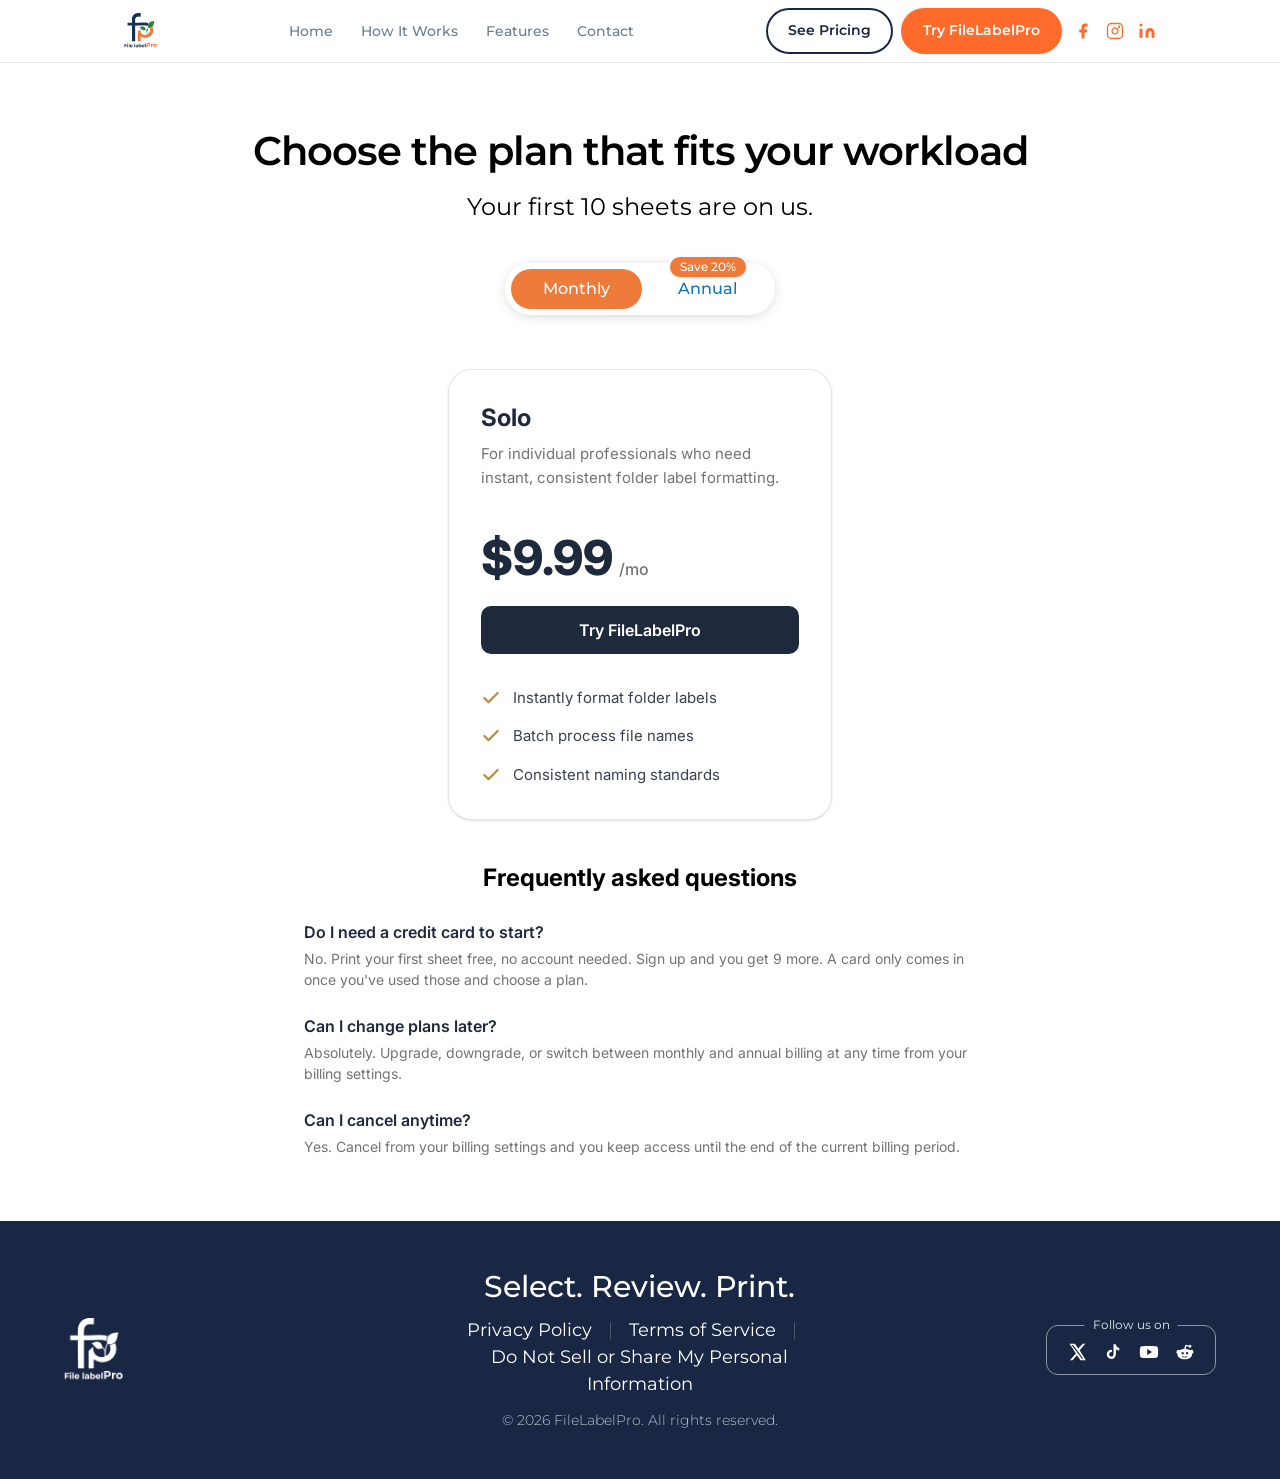
<file: index.html>
<!doctype html>
<html lang="en">
<head>
<meta charset="utf-8">
<meta name="viewport" content="width=device-width, initial-scale=1">
<title>Pricing - FileLabelPro</title>
<link rel="preconnect" href="https://fonts.googleapis.com">
<link rel="preconnect" href="https://fonts.gstatic.com" crossorigin>
<link rel="stylesheet" href="https://fonts.googleapis.com/css2?family=Inter:wght@300;400;500;600;700;800&family=Montserrat:wght@100;300;400;500;600;700&display=swap">
<link rel="stylesheet" href="styles.css">
<link rel="stylesheet" href="popup.css">
</head>
<body>
<main>

  <header class="site-header">
    <div class="site-header__inner">
      <a class="site-header__logo" href="https://collegeproduce.com/file-labelpro" aria-label="FileLabelPro home"><img src="assets/file-label-pro.png" alt="FileLabelPro" width="34" height="36"></a>
      <nav class="site-nav" aria-label="Main">
        <a href="https://collegeproduce.com/file-labelpro">Home</a>
        <a href="https://collegeproduce.com/file-labelpro/how-it-works">How It Works</a>
        <a href="https://collegeproduce.com/file-labelpro/features">Features</a>
        <a href="https://collegeproduce.com/file-labelpro/contact">Contact</a>
      </nav>
      <div class="site-header__actions">
        <div class="desktop-only"><a class="btn-pill btn-pill--outline" href="/pricing">See Pricing</a></div>
        <a class="btn-pill btn-pill--solid" href="/try">Try FileLabelPro</a>
        <div class="header-social">
          <a href="https://web.facebook.com/profile.php?id=61587514605022" aria-label="Facebook"><svg viewBox="0 0 24 24" fill="currentColor" aria-hidden="true"><path d="M18 2h-3a5 5 0 0 0-5 5v3H7v4h3v8h4v-8h3l1-4h-4V7a1 1 0 0 1 1-1h3z"></path></svg></a>
          <a href="https://www.instagram.com/collegeproducetools" aria-label="Instagram"><svg viewBox="0 0 24 24" fill="none" stroke="currentColor" stroke-width="1.75" stroke-linecap="round" stroke-linejoin="round" aria-hidden="true"><rect x="2" y="2" width="20" height="20" rx="5" ry="5"></rect><path d="M16 11.37A4 4 0 1 1 12.63 8 4 4 0 0 1 16 11.37z"></path><line x1="17.5" y1="6.5" x2="17.51" y2="6.5" stroke-width="3"></line></svg></a>
          <a href="https://www.linkedin.com/company/112228917/" aria-label="LinkedIn"><svg viewBox="0 0 24 24" fill="currentColor" aria-hidden="true"><path d="M16 8a6 6 0 0 1 6 6v7h-4v-7a2 2 0 0 0-2-2 2 2 0 0 0-2 2v7h-4v-7a6 6 0 0 1 6-6zM2 9h4v12H2z"></path><circle cx="4" cy="4" r="2"></circle></svg></a>
        </div>
      </div>
    </div>
  </header>

  <div class="pricing">
    <div class="pricing__inner">
      <header class="pricing__intro">
        <h1>Choose the plan that fits your workload</h1>
        <p>Your first 10 sheets are on us.</p>
      </header>

      <div class="billing-toggle-wrap">
        <div class="billing-toggle" role="group" aria-label="Billing period">
          <button type="button" data-billing="monthly" aria-pressed="true">Monthly</button>
          <div class="billing-toggle__annual">
            <button type="button" data-billing="annual" aria-pressed="false">Annual</button>
            <span class="billing-toggle__badge">Save 20%</span>
          </div>
        </div>
      </div>

      <div class="plans">
        <div class="plan">
          <div class="plan__card">
            <h3 class="plan__name">Solo</h3>
            <p class="plan__desc">For individual professionals who need instant, consistent folder label formatting.</p>
            <div class="plan__price">
              <span class="plan__amount" data-plan-amount>$9.99</span>
              <span class="plan__period" data-plan-period>/mo</span>
            </div>
            <a class="plan__cta" href="/try">Try FileLabelPro</a>
            <ul class="plan__features">
              <li><svg xmlns="http://www.w3.org/2000/svg" viewBox="0 0 24 24" fill="none" stroke="currentColor" stroke-width="2.75" stroke-linecap="round" stroke-linejoin="round" aria-hidden="true"><path d="M20 6 9 17l-5-5"></path></svg><span>Instantly format folder labels</span></li>
              <li><svg xmlns="http://www.w3.org/2000/svg" viewBox="0 0 24 24" fill="none" stroke="currentColor" stroke-width="2.75" stroke-linecap="round" stroke-linejoin="round" aria-hidden="true"><path d="M20 6 9 17l-5-5"></path></svg><span>Batch process file names</span></li>
              <li><svg xmlns="http://www.w3.org/2000/svg" viewBox="0 0 24 24" fill="none" stroke="currentColor" stroke-width="2.75" stroke-linecap="round" stroke-linejoin="round" aria-hidden="true"><path d="M20 6 9 17l-5-5"></path></svg><span>Consistent naming standards</span></li>
            </ul>
          </div>
        </div>
      </div>

      <section class="faq">
        <h2>Frequently asked questions</h2>
        <dl>
          <div>
            <dt>Do I need a credit card to start?</dt>
            <dd>No. Print your first sheet free, no account needed. Sign up and you get 9 more. A card only comes in once you've used those and choose a plan.</dd>
          </div>
          <div>
            <dt>Can I change plans later?</dt>
            <dd>Absolutely. Upgrade, downgrade, or switch between monthly and annual billing at any time from your billing settings.</dd>
          </div>
          <div>
            <dt>Can I cancel anytime?</dt>
            <dd>Yes. Cancel from your billing settings and you keep access until the end of the current billing period.</dd>
          </div>
        </dl>
      </section>
    </div>
  </div>

  <footer class="site-footer">
    <div class="site-footer__inner">
      <img class="site-footer__logo" src="assets/file-label-pro.png" alt="FileLabelPro" width="59" height="64">
      <div class="site-footer__center">
        <p class="site-footer__tagline">Select. Review. Print.</p>
        <p class="site-footer__links">
          <a href="/privacy">Privacy Policy</a><span class="site-footer__sep">|</span><a href="https://collegeproduce.com/file-labelpro/terms">Terms of Service</a><span class="site-footer__sep">|</span><button type="button">Do Not Sell or Share My Personal Information</button>
        </p>
        <p class="site-footer__copy">© 2026 FileLabelPro. All rights reserved.</p>
      </div>
      <div class="site-footer__follow">
        <span class="site-footer__follow-label">Follow us on</span>
        <div class="site-footer__follow-icons">
          <a href="https://x.com/collegeproduce" aria-label="X (Twitter)"><svg viewBox="0 0 24 24" fill="currentColor" aria-hidden="true"><path d="M18.9 2H22l-6.8 7.8L22.6 22h-6.3l-4.4-6.1L6.6 22H3.5l7.2-8.2L3 2h6.4l4.1 5.7zm-1.1 18h1.7L7.3 3.7H5.5z"></path></svg></a>
          <a href="https://www.tiktok.com/@collegeproducetools?lang=en-GB" aria-label="TikTok"><svg viewBox="0 0 24 24" fill="currentColor" aria-hidden="true"><path d="M16.6 5.8a5 5 0 0 1-1.1-3h-2.9v12a2.6 2.6 0 1 1-1.9-2.5V9.3a5.5 5.5 0 1 0 4.8 5.5V9a7.9 7.9 0 0 0 4 1.1V7.2a4.9 4.9 0 0 1-2.9-1.4z"></path></svg></a>
          <a href="https://www.youtube.com/@CollegeProducetools" aria-label="YouTube"><svg viewBox="0 0 24 24" fill="currentColor" aria-hidden="true"><path d="M23 12s0-3.4-.4-5a2.6 2.6 0 0 0-1.8-1.8C19.2 4.8 12 4.8 12 4.8s-7.2 0-8.8.4A2.6 2.6 0 0 0 1.4 7C1 8.6 1 12 1 12s0 3.4.4 5a2.6 2.6 0 0 0 1.8 1.8c1.6.4 8.8.4 8.8.4s7.2 0 8.8-.4a2.6 2.6 0 0 0 1.8-1.8c.4-1.6.4-5 .4-5zM9.8 15.5v-7l6 3.5z"></path></svg></a>
          <a href="https://www.reddit.com/user/CollegeProduce/" aria-label="Reddit"><svg viewBox="0 0 24 24" fill="currentColor" aria-hidden="true"><path d="M22 11.5a2.3 2.3 0 0 0-3.9-1.6 11.3 11.3 0 0 0-5.4-1.7l1-3.2 2.7.6a1.7 1.7 0 1 0 .3-1.4l-3.6-.8a.7.7 0 0 0-.8.5l-1.3 4.3a11.4 11.4 0 0 0-5.4 1.7A2.3 2.3 0 1 0 3 14.4a4 4 0 0 0 0 .6c0 3.2 3.9 5.8 8.7 5.8s8.7-2.6 8.7-5.8a4 4 0 0 0 0-.6 2.3 2.3 0 0 0 1.6-2.9zM7.8 13.4a1.4 1.4 0 1 1 1.4 1.4 1.4 1.4 0 0 1-1.4-1.4zm7.3 4.3a5.4 5.4 0 0 1-3.4 1 5.4 5.4 0 0 1-3.4-1 .5.5 0 0 1 .6-.7 4.5 4.5 0 0 0 2.8.8 4.5 4.5 0 0 0 2.8-.8.5.5 0 0 1 .6.7zm-.6-2.9a1.4 1.4 0 1 1 1.4-1.4 1.4 1.4 0 0 1-1.4 1.4z"></path></svg></a>
        </div>
      </div>
    </div>
  </footer>

</main>

<!-- ===== Black Friday pop-up =====
     Needs popup.css and popup.js. Change data-ends to move the end time.
     Opens 3 seconds after the page loads, on every visit and refresh. Add ?bfpopup=1 to the address to test. -->
<div class="flp-pop" data-ends="2026-11-30T23:59:59-05:00" hidden>
  <div class="flp-pop__card" role="dialog" aria-modal="true" aria-labelledby="flp-pop-title" tabindex="-1">
    <span class="flp-pop__handle" aria-hidden="true"></span>
    <button type="button" class="flp-pop__close" aria-label="Close" data-pop-close>
      <svg viewBox="0 0 24 24" fill="none" stroke="currentColor" stroke-width="2.2" stroke-linecap="round" aria-hidden="true"><path d="M6 6l12 12M18 6L6 18"/></svg>
    </button>
    <span class="flp-pop__tag">Black Friday</span>
    <h2 id="flp-pop-title" class="flp-pop__title">Pay for 6 months. <span class="flp-pop__accent">Get 12.</span></h2>
    <p class="flp-pop__support"><strong>$59.94 for 12 months.</strong> One payment.</p>
    <div class="flp-pop__timer" aria-label="Time left in the offer">
      <span class="flp-pop__timer-label">Ends Cyber Monday</span>
      <div class="flp-pop__tiles">
        <div class="flp-pop__tile"><span class="flp-pop__num" data-unit="d">00</span><span class="flp-pop__unit">days</span></div>
        <div class="flp-pop__tile"><span class="flp-pop__num" data-unit="h">00</span><span class="flp-pop__unit">hrs</span></div>
        <div class="flp-pop__tile"><span class="flp-pop__num" data-unit="m">00</span><span class="flp-pop__unit">min</span></div>
        <div class="flp-pop__tile flp-pop__tile--sec"><span class="flp-pop__num" data-unit="s">00</span><span class="flp-pop__unit">sec</span></div>
      </div>
    </div>
    <a class="flp-pop__cta" href="https://filelabelpro.collegeproduce.com/try">Claim offer</a>
    <button type="button" class="flp-pop__dismiss" data-pop-close>Not now</button>
    <p class="flp-pop__terms">Offer terms apply. <a href="https://collegeproduce.com/file-labelpro/terms">See terms.</a></p>
  </div>
</div>
<!-- ===== End Black Friday pop-up ===== -->

<script src="script.js"></script>
<script src="popup.js"></script>
</body>
</html>
</file>
<file: styles.css>
/* FileLabelPro pricing page: rebuild of filelabelpro.collegeproduce.com/pricing
   The Black Friday pop-up styles are in popup.css. */

:root {
  --navy: #1A2744;
  --slate: #1E293B;
  --orange: #FF6B2B;
  --orange-hover: #E05A20;
  --toggle-orange: #EF7B3B;
  --badge-orange: #EE7938;
  --blue: #0F75BC;
  --nav-grey: #687D92;
  --muted: #737373;
  --body-text: #374151;
  --border: #E5E7EB;
  --header-border: #E3E6EA;
  --gold: #B8924A;
  --page-bg: #FAFBFC;
  --font-display: 'Montserrat', 'Inter', 'Segoe UI', -apple-system, BlinkMacSystemFont, 'Helvetica Neue', sans-serif;
  --font-body: 'Inter', 'Segoe UI', -apple-system, BlinkMacSystemFont, 'Helvetica Neue', sans-serif;
}

*, *::before, *::after { box-sizing: border-box; }
html { -webkit-text-size-adjust: 100%; }
body {
  margin: 0;
  font-family: var(--font-body);
  color: #0A0A0A;
  background: var(--page-bg);
  line-height: 1.5;
  -webkit-font-smoothing: antialiased;
}
img { display: block; max-width: 100%; }
a { color: inherit; }
button { font: inherit; }

/* ---------- Header / nav ---------- */
.site-header {
  font-family: var(--font-display);
  position: sticky;
  top: 0;
  z-index: 50;
  background: rgba(255, 255, 255, 0.9);
  backdrop-filter: blur(16px);
  -webkit-backdrop-filter: blur(16px);
  border-bottom: 1px solid var(--header-border);
}
.site-header__inner {
  max-width: 1080px;
  height: 62px;
  margin: 0 auto;
  padding: 0 24px;
  display: flex;
  align-items: center;
  justify-content: space-between;
  gap: 16px;
}
.site-header__logo { flex-shrink: 0; line-height: 0; }
.site-header__logo img { height: 36px; width: auto; }
.site-nav { display: none; align-items: center; gap: 28px; }
.site-nav a {
  font-size: 14px;
  font-weight: 500;
  color: var(--nav-grey);
  text-decoration: none;
  transition: color .15s;
}
.site-nav a:hover { color: var(--navy); }
.site-header__actions { display: flex; align-items: center; gap: 8px; flex-shrink: 0; }
.desktop-only { display: none; }

.btn-pill {
  display: inline-flex;
  align-items: center;
  justify-content: center;
  white-space: nowrap;
  border-radius: 999px;
  border: 2px solid transparent;
  padding: 10px 20px;
  font-size: 0.9rem;
  font-weight: 600;
  line-height: 1.5;
  text-decoration: none;
  transition: color .15s, background-color .15s, border-color .15s;
}
.btn-pill--outline { border-color: var(--navy); color: var(--navy); background: transparent; }
.btn-pill--outline:hover { background: var(--navy); color: #fff; }
.btn-pill--solid { border-color: var(--orange); background: var(--orange); color: #fff; }
.btn-pill--solid:hover { border-color: var(--orange-hover); background: var(--orange-hover); }

.header-social { display: none; align-items: center; gap: 14px; margin-left: 4px; }
.header-social a { display: flex; color: var(--orange); transition: color .15s; }
.header-social a:hover { color: var(--orange-hover); }
.header-social svg { width: 18px; height: 18px; }

@media (min-width: 900px) {
  .site-nav, .header-social, .desktop-only { display: flex; }
}

/* ---------- Pricing ---------- */
.pricing { background: #fff; min-height: calc(100vh - 65px); }
.pricing__inner { max-width: 1024px; margin: 0 auto; padding: 48px 16px; }
.pricing__intro { font-family: var(--font-display); text-align: center; }
.pricing__intro h1 {
  margin: 0;
  font-size: 30px;
  line-height: 1.2;
  font-weight: 600;
  letter-spacing: -1px;
  color: #000;
}
.pricing__intro p { margin: 16px 0 0; font-size: 18px; color: #000; text-wrap: balance; }

.billing-toggle-wrap { display: flex; justify-content: center; margin-top: 40px; }
.billing-toggle {
  font-family: var(--font-display);
  position: relative;
  display: inline-flex;
  align-items: center;
  gap: 4px;
  padding: 6px;
  border-radius: 999px;
  background: #fff;
  box-shadow: 0 2px 16px -6px rgba(0, 0, 0, 0.35);
}
.billing-toggle button {
  border: 0;
  border-radius: 999px;
  padding: 8px 32px;
  font-family: var(--font-display);
  font-size: 16px;
  font-weight: 500;
  background: transparent;
  color: var(--blue);
  cursor: pointer;
  transition: background-color .15s, color .15s;
}
.billing-toggle button[aria-pressed="true"] { background: var(--toggle-orange); color: #fff; }
.billing-toggle__annual { position: relative; }
.billing-toggle__badge {
  position: absolute;
  top: -12px;
  left: 50%;
  transform: translateX(-50%);
  white-space: nowrap;
  border-radius: 999px;
  background: var(--badge-orange);
  color: #fff;
  padding: 2px 10px;
  font-size: 12px;
  line-height: 16px;
  font-weight: 500;
  box-shadow: 0 1px 3px rgba(0, 0, 0, .1), 0 1px 2px -1px rgba(0, 0, 0, .1);
  pointer-events: none;
}

.plans { display: grid; gap: 32px; max-width: 384px; margin: 40px auto 0; }
.plan { padding-top: 14px; display: flex; flex-direction: column; }
.plan__card {
  flex: 1;
  display: flex;
  flex-direction: column;
  border: 1px solid var(--border);
  border-radius: 24px;
  background: #fff;
  padding: 32px;
  box-shadow: 0 1px 3px rgba(0, 0, 0, .1), 0 1px 2px -1px rgba(0, 0, 0, .1);
}
.plan__name { margin: 0; font-size: 24px; font-weight: 700; color: var(--slate); line-height: 1.33; }
.plan__desc { margin: 8px 0 0; min-height: 4.5rem; font-size: 15px; line-height: 1.625; color: var(--muted); }
.plan__price { margin-top: 20px; display: flex; align-items: baseline; gap: 6px; }
.plan__amount { font-size: 48px; line-height: 1; font-weight: 800; color: var(--slate); }
.plan__period { font-size: 16px; font-weight: 500; color: var(--muted); }
.plan__cta {
  margin-top: 24px;
  display: flex;
  align-items: center;
  justify-content: center;
  width: 100%;
  height: 48px;
  border-radius: 10px;
  background: var(--slate);
  color: #fff;
  font-size: 16px;
  font-weight: 600;
  text-decoration: none;
  transition: background-color .15s;
}
.plan__cta:hover { background: #0F172A; }
.plan__features { list-style: none; margin: 32px 0 0; padding: 0; display: grid; gap: 14px; }
.plan__features li { display: flex; align-items: flex-start; gap: 12px; font-size: 15px; line-height: 1.625; color: var(--body-text); }
.plan__features svg { width: 20px; height: 20px; margin-top: 2px; flex-shrink: 0; color: var(--gold); }

.faq { max-width: 672px; margin: 40px auto 0; }
.faq h2 { margin: 0; text-align: center; font-size: 24px; font-weight: 700; color: #000; }
.faq dl { margin: 24px 0 0; display: grid; gap: 24px; }
.faq dt { font-weight: 600; color: var(--slate); }
.faq dd { margin: 4px 0 0; font-size: 14px; color: var(--muted); }

@media (min-width: 640px) {
  .pricing__inner { padding-top: 64px; padding-bottom: 64px; }
  .pricing__intro h1 { font-size: 40px; }
  .pricing__intro p { font-size: 24px; line-height: 32px; }
}

/* ---------- Footer ---------- */
.site-footer { font-family: var(--font-display); background: var(--navy); color: #fff; padding: 48px 24px; }
.site-footer__inner { max-width: 1152px; margin: 0 auto; display: grid; gap: 40px; align-items: center; justify-items: center; }
.site-footer__logo { height: 64px; width: auto; filter: brightness(0) invert(1); }
.site-footer__center { text-align: center; }
.site-footer__tagline { margin: 0; font-size: 30px; font-weight: 500; line-height: 1.2; }
.site-footer__links { margin: 12px 0 0; font-size: 18px; }
.site-footer__links a, .site-footer__links button { color: #fff; text-decoration: none; background: none; border: 0; padding: 0; cursor: pointer; font: inherit; }
.site-footer__links a:hover, .site-footer__links button:hover { text-decoration: underline; }
.site-footer__sep { margin: 0 16px; font-weight: 100; color: rgba(255, 255, 255, .6); }
.site-footer__copy { margin: 12px 0 0; font-size: 14px; font-weight: 300; color: rgba(255, 255, 255, .7); }
.site-footer__follow { position: relative; border: 1px solid rgba(255, 255, 255, .5); border-radius: 12px; padding: 16px 20px 12px; }
.site-footer__follow-label {
  position: absolute; top: -10px; left: 50%; transform: translateX(-50%);
  white-space: nowrap; background: var(--navy); padding: 0 8px; font-size: 12px; color: rgba(255, 255, 255, .9);
}
.site-footer__follow-icons { display: flex; align-items: center; gap: 16px; }
.site-footer__follow-icons a { display: flex; color: #fff; transition: opacity .15s; }
.site-footer__follow-icons a:hover { opacity: .75; }
.site-footer__follow-icons svg { width: 20px; height: 20px; }

@media (min-width: 640px) { .site-footer { padding: 48px; } }
@media (min-width: 768px) {
  .site-footer__inner { grid-template-columns: repeat(3, minmax(0, 1fr)); }
  .site-footer__logo { justify-self: start; }
  .site-footer__follow { justify-self: end; }
}
</file>
<file: popup.css>
/* FileLabelPro Black Friday pop-up
   Desktop: centered card. Under 640px: a sheet that slides up from the bottom.
   The page behind is blurred and dimmed. */

.flp-pop {
  position: fixed;
  inset: 0;
  z-index: 1000;
  display: flex;
  align-items: center;
  justify-content: center;
  padding: 24px;
  background: rgba(10, 17, 32, 0.55);
  -webkit-backdrop-filter: blur(6px);
  backdrop-filter: blur(6px);
  font-family: 'Montserrat', 'Inter', 'Segoe UI', -apple-system, BlinkMacSystemFont, sans-serif;
  opacity: 0;
  visibility: hidden;
  transition: opacity .25s ease, visibility 0s linear .25s;
}
.flp-pop.is-open {
  opacity: 1;
  visibility: visible;
  transition: opacity .25s ease, visibility 0s;
}
html.flp-pop-lock, html.flp-pop-lock body { overflow: hidden; }

.flp-pop__card {
  position: relative;
  width: 100%;
  max-width: 540px;
  max-height: calc(100vh - 48px);
  overflow-y: auto;
  background: #0F1729;
  color: #FFFFFF;
  border-radius: 24px;
  padding: 48px 44px 30px;
  text-align: center;
  display: flex;
  flex-direction: column;
  align-items: center;
  box-shadow: 0 30px 80px rgba(0, 0, 0, 0.45);
  transform: translateY(12px) scale(.98);
  transition: transform .3s cubic-bezier(.2, .8, .2, 1);
}
.flp-pop.is-open .flp-pop__card { transform: none; }
.flp-pop__card:focus { outline: none; }

.flp-pop__handle { display: none; }

.flp-pop__close {
  position: absolute;
  top: 14px;
  right: 14px;
  width: 44px;
  height: 44px;
  border: 0;
  border-radius: 999px;
  background: #1E2A44;
  color: #C2CCD8;
  display: flex;
  align-items: center;
  justify-content: center;
  cursor: pointer;
  transition: background-color .15s;
}
.flp-pop__close:hover { background: #2A3858; color: #FFFFFF; }
.flp-pop__close svg { width: 18px; height: 18px; }

.flp-pop__tag {
  color: #FF6B2B;
  font-size: 26px;
  font-weight: 800;
  line-height: 1.1;
  letter-spacing: -0.3px;
}
.flp-pop__title {
  margin: 18px 0 0;
  font-size: 42px;
  line-height: 1.1;
  font-weight: 700;
  letter-spacing: -1px;
}
.flp-pop__accent { color: #FF6B2B; white-space: nowrap; }
.flp-pop__support { margin: 14px 0 0; font-size: 17px; color: #C2CCD8; }
.flp-pop__support strong { color: #FFFFFF; }

.flp-pop__timer { margin-top: 28px; display: flex; flex-direction: column; align-items: center; gap: 10px; }
.flp-pop__timer-label { font-size: 13px; color: #C2CCD8; }
.flp-pop__tiles { display: flex; gap: 8px; }
.flp-pop__tile {
  width: 72px;
  height: 72px;
  background: #1E2A44;
  border-radius: 12px;
  display: flex;
  flex-direction: column;
  align-items: center;
  justify-content: center;
}
.flp-pop__num { font-size: 30px; font-weight: 700; line-height: 1; font-variant-numeric: tabular-nums; }
.flp-pop__tile--sec .flp-pop__num { color: #FF6B2B; }
.flp-pop__unit { font-size: 11px; color: #94A3B8; margin-top: 4px; }

.flp-pop__cta {
  margin-top: 30px;
  width: 100%;
  height: 56px;
  border-radius: 999px;
  background: #FF6B2B;
  color: #FFFFFF;
  font-size: 17px;
  font-weight: 700;
  text-decoration: none;
  display: flex;
  align-items: center;
  justify-content: center;
  transition: background-color .15s;
}
.flp-pop__cta:hover { background: #E05A20; color: #FFFFFF; }
.flp-pop__dismiss {
  margin-top: 6px;
  height: 44px;
  padding: 0 16px;
  border: 0;
  background: none;
  color: #C2CCD8;
  font-family: inherit;
  font-size: 15px;
  font-weight: 500;
  cursor: pointer;
}
.flp-pop__dismiss:hover { color: #FFFFFF; text-decoration: underline; }
.flp-pop__terms { margin-top: 6px; font-size: 12px; color: #94A3B8; }
.flp-pop__terms a { color: #FF6B2B; }
.flp-pop a:focus-visible, .flp-pop button:focus-visible { outline: 2px solid #FFFFFF; outline-offset: 2px; }

/* ---------- Phones: bottom sheet ---------- */
@media (max-width: 640px) {
  .flp-pop { align-items: flex-end; padding: 0; }
  .flp-pop__card {
    max-width: none;
    max-height: 92vh;
    border-radius: 24px 24px 0 0;
    padding: 14px 24px calc(24px + env(safe-area-inset-bottom));
    transform: translateY(100%);
  }
  .flp-pop__handle { display: block; width: 40px; height: 4px; border-radius: 999px; background: #33415C; }
  .flp-pop__close { top: 10px; right: 10px; }
  .flp-pop__tag { margin-top: 22px; font-size: 22px; }
  .flp-pop__title { margin-top: 14px; font-size: 32px; }
  .flp-pop__support { margin-top: 10px; font-size: 15px; }
  .flp-pop__timer { margin-top: 20px; gap: 8px; }
  .flp-pop__tile { width: 60px; height: 60px; border-radius: 10px; }
  .flp-pop__num { font-size: 24px; }
  .flp-pop__unit { font-size: 10px; }
  .flp-pop__cta { margin-top: 24px; height: 52px; font-size: 16px; }
}

@media (prefers-reduced-motion: reduce) {
  .flp-pop, .flp-pop__card { transition: none; }
}
</file>
